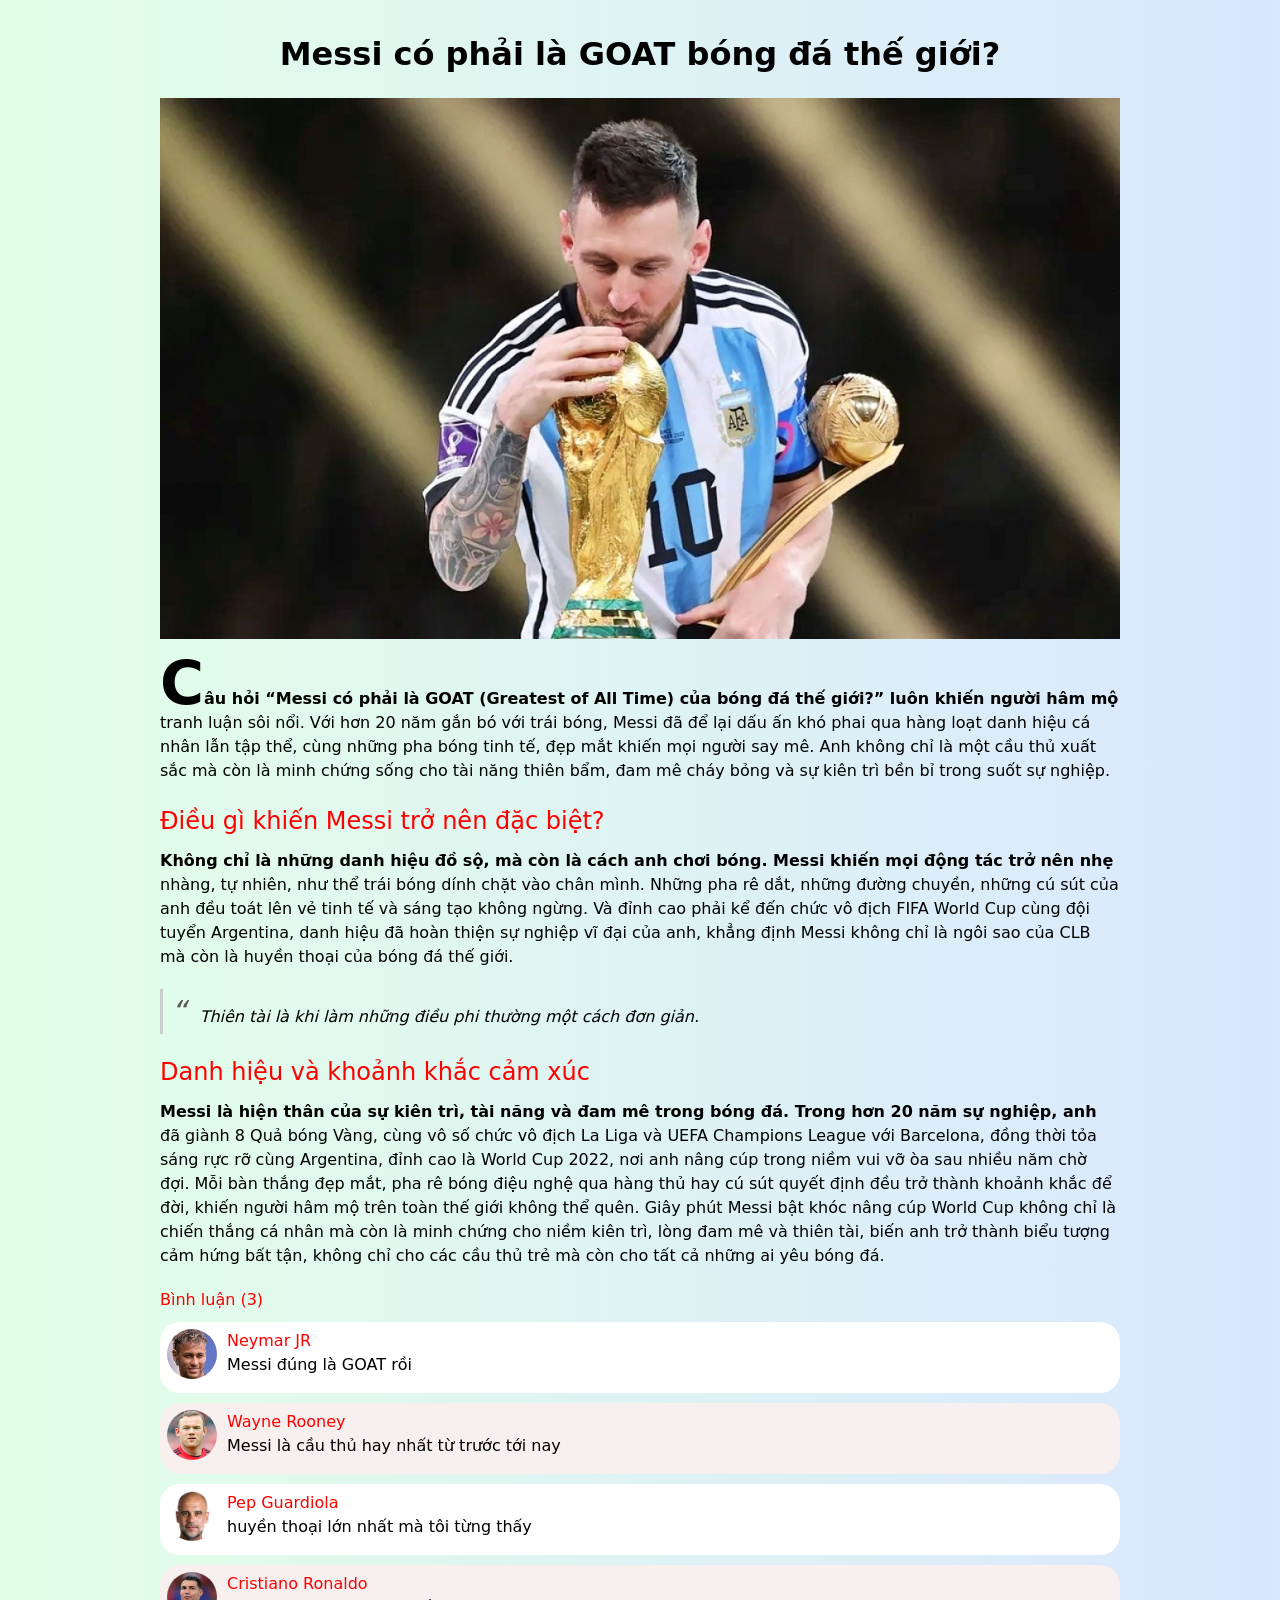
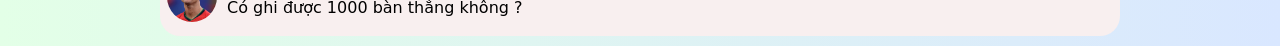
<file: blog-post.html>
<!doctype html>
<html lang="en">
  <head>
    <meta charset="UTF-8" />
    <meta name="viewport" content="width=device-width, initial-scale=1.0" />
    <link rel="stylesheet" href="./assets/css/reset.css" />
    <link rel="stylesheet" href="./assets/css/style.css" />
    <title>Blog post</title>
  </head>
  <body>
    <div id="blog-wrapper">
      <div class="blog-main">
        <h1>Messi có phải là GOAT bóng đá thế giới?</h1>
        <img src="./assets/img/Messi-World-Cup.jpg" alt="" class="img-blog" />
        <p class="blog-intro">
          Câu hỏi “Messi có phải là GOAT (Greatest of All Time) của bóng đá thế
          giới?” luôn khiến người hâm mộ tranh luận sôi nổi. Với hơn 20 năm gắn
          bó với trái bóng, Messi đã để lại dấu ấn khó phai qua hàng loạt danh
          hiệu cá nhân lẫn tập thể, cùng những pha bóng tinh tế, đẹp mắt khiến
          mọi người say mê. Anh không chỉ là một cầu thủ xuất sắc mà còn là minh
          chứng sống cho tài năng thiên bẩm, đam mê cháy bỏng và sự kiên trì bền
          bỉ trong suốt sự nghiệp.
        </p>

        <div class="blog-content">
          <h2>Điều gì khiến Messi trở nên đặc biệt?</h2>
          <p>
            Không chỉ là những danh hiệu đồ sộ, mà còn là cách anh chơi bóng.
            Messi khiến mọi động tác trở nên nhẹ nhàng, tự nhiên, như thể trái
            bóng dính chặt vào chân mình. Những pha rê dắt, những đường chuyền,
            những cú sút của anh đều toát lên vẻ tinh tế và sáng tạo không
            ngừng. Và đỉnh cao phải kể đến chức vô địch FIFA World Cup cùng đội
            tuyển Argentina, danh hiệu đã hoàn thiện sự nghiệp vĩ đại của anh,
            khẳng định Messi không chỉ là ngôi sao của CLB mà còn là huyền thoại
            của bóng đá thế giới.
          </p>
          <blockquote class="blog-blockquote">
            Thiên tài là khi làm những điều phi thường một cách đơn giản.
          </blockquote>
        </div>
        <div class="blog-content">
          <h2>Danh hiệu và khoảnh khắc cảm xúc</h2>
          <p>
            Messi là hiện thân của sự kiên trì, tài năng và đam mê trong bóng
            đá. Trong hơn 20 năm sự nghiệp, anh đã giành 8 Quả bóng Vàng, cùng
            vô số chức vô địch La Liga và UEFA Champions League với Barcelona,
            đồng thời tỏa sáng rực rỡ cùng Argentina, đỉnh cao là World Cup
            2022, nơi anh nâng cúp trong niềm vui vỡ òa sau nhiều năm chờ đợi.
            Mỗi bàn thắng đẹp mắt, pha rê bóng điệu nghệ qua hàng thủ hay cú sút
            quyết định đều trở thành khoảnh khắc để đời, khiến người hâm mộ trên
            toàn thế giới không thể quên. Giây phút Messi bật khóc nâng cúp
            World Cup không chỉ là chiến thắng cá nhân mà còn là minh chứng cho
            niềm kiên trì, lòng đam mê và thiên tài, biến anh trở thành biểu
            tượng cảm hứng bất tận, không chỉ cho các cầu thủ trẻ mà còn cho tất
            cả những ai yêu bóng đá.
          </p>
        </div>
        <div class="blog-comments">
          <h3>Bình luận (3)</h3>
          <div class="blog-comment">
            <div class="comment-avt">
              <img src="./assets/img/neymar.jpg" alt="" class="avt-blog" />
            </div>

            <div class="comment-content">
              <h4>Neymar JR</h4>
              <span>Messi đúng là GOAT rồi</span>
            </div>
          </div>

          <div class="blog-comment">
            <div class="comment-avt">
              <img src="./assets/img/rooney.jpg" alt="" class="avt-blog" />
            </div>

            <div class="comment-content">
              <h4>Wayne Rooney</h4>
              <span>Messi là cầu thủ hay nhất từ trước tới nay</span>
            </div>
          </div>

          <div class="blog-comment">
            <div class="comment-avt">
              <img src="./assets/img/pep.jpg" alt="" class="avt-blog" />
            </div>

            <div class="comment-content">
              <h4>Pep Guardiola</h4>
              <span>huyền thoại lớn nhất mà tôi từng thấy</span>
            </div>
          </div>

          <div class="blog-comment">
            <div class="comment-avt">
              <img src="./assets/img/ronaldo.jpg" alt="" class="avt-blog" />
            </div>

            <div class="comment-content">
              <h4>Cristiano Ronaldo</h4>
              <span>Có ghi được 1000 bàn thắng không ?</span>
            </div>
          </div>
        </div>
      </div>

      <h2></h2>
    </div>
  </body>
</html>
</file>
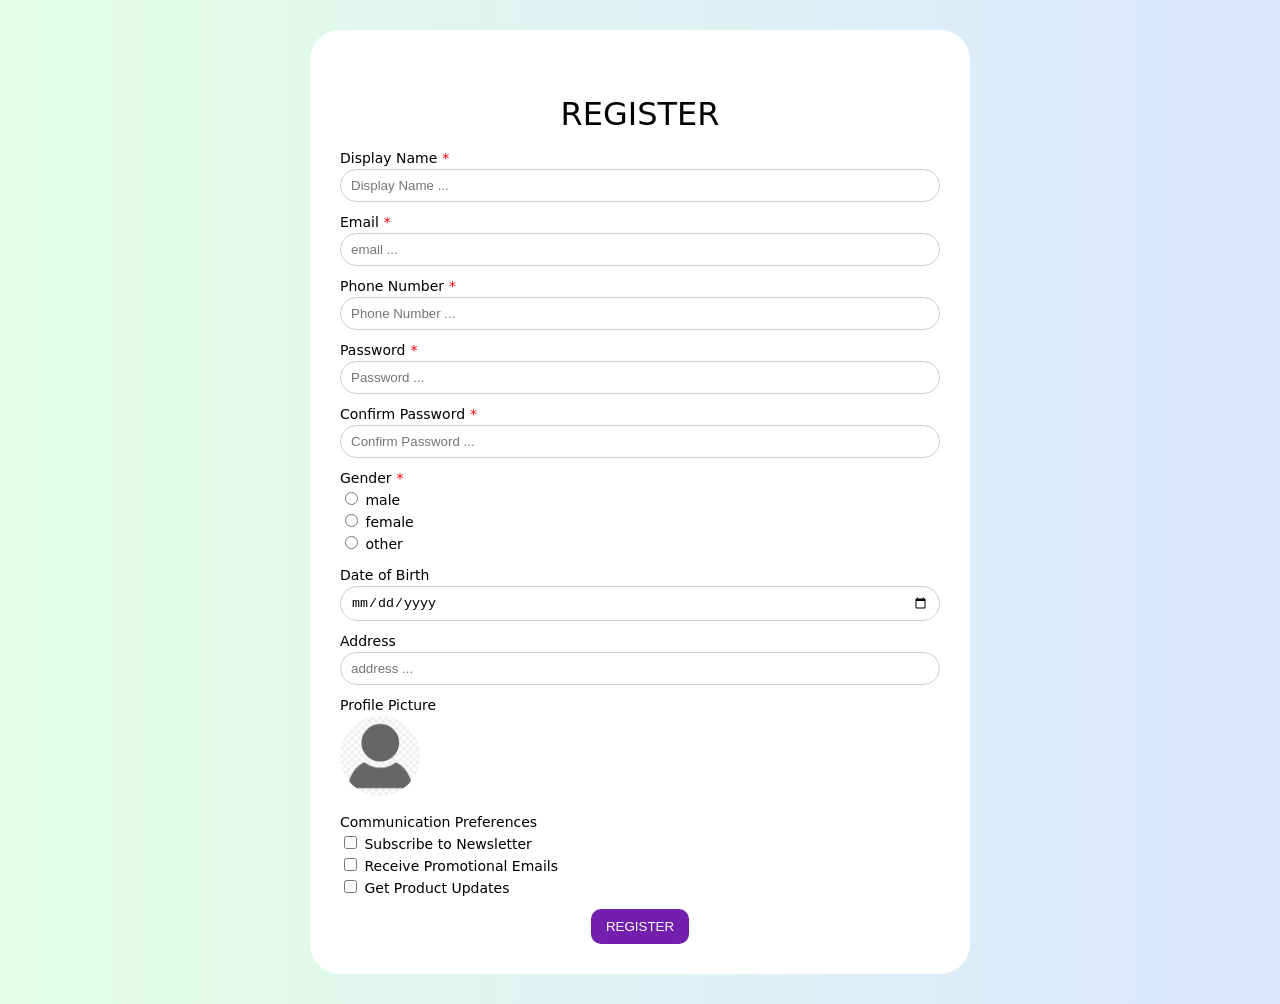
<file: form-interactive.html>
<!doctype html>
<html lang="en">
  <head>
    <meta charset="UTF-8" />
    <meta name="viewport" content="width=device-width, initial-scale=1.0" />
    <title>REGISTER</title>
    <link rel="stylesheet" href="./assets/css/reset.css" />
    <link rel="stylesheet" href="./assets/css/style.css" />
  </head>
  <body>
    <form action="" class="form" autocomplete="off">
      <h1>REGISTER</h1>
      <div class="group-form">
        <label for="displayName" class="required">Display Name</label>
        <input
          type="text"
          name="displayName"
          id="displayName"
          placeholder="Display Name ..."
          spellcheck="false"
          required
        />
      </div>

      <div class="group-form">
        <label for="email" class="required">Email</label>
        <input
          type="email"
          name="email"
          id="email"
          placeholder="email ..."
          spellcheck="false"
          required
        />
      </div>

      <div class="group-form">
        <label for="phoneNumber" class="required">Phone Number</label>
        <input
          type="tel"
          name="phoneNumber"
          id="phoneNumber"
          placeholder="Phone Number ..."
          spellcheck="false"
          pattern="[0-9]{10}"
          required
        />
      </div>

      <div class="group-form">
        <label for="password" class="required">Password</label>
        <input
          type="password"
          name="password"
          id="password"
          placeholder="Password ..."
          minlength="6"
          required
        />
      </div>

      <div class="group-form">
        <label for="confirmPassword" class="required">Confirm Password</label>
        <input
          type="password"
          name="confirmPassword"
          id="confirmPassword"
          placeholder="Confirm Password ..."
          minlength="6"
          required
        />
      </div>

      <div class="group-form">
        <label class="required">Gender</label>
        <label>
          <input type="radio" name="gender" id="male" required />
          male
        </label>
        <label>
          <input type="radio" name="gender" id="female" required />
          female
        </label>
        <label>
          <input type="radio" name="gender" id="other" required />
          other
        </label>
      </div>

      <div class="group-form">
        <label for="dateOfBirth">Date of Birth</label>
        <input
          type="date"
          name="dateOfBirth"
          id="dateOfBirth"
          placeholder="Date of Birth ..."
        />
      </div>

      <div class="group-form">
        <label for="address">Address</label>
        <input
          type="text"
          name="address"
          id="address"
          placeholder="address ..."
          spellcheck="false"
        />
      </div>

      <div class="group-form">
        <label for="profilePicture">Profile Picture</label>
        <label for="profilePicture">
          <img class="img-form" src="./assets/img/avt.png" alt="avatar" />
        </label>

        <input
          type="file"
          name="profilePicture"
          id="profilePicture"
          accept="image/*"
          hidden
        />
      </div>

      <div class="group-form">
        <label>Communication Preferences </label>
        <label>
          <input type="checkbox" id="male" />
          Subscribe to Newsletter
        </label>
        <label>
          <input type="checkbox" id="female" />
          Receive Promotional Emails
        </label>
        <label>
          <input type="checkbox" id="other" />
          Get Product Updates
        </label>
      </div>

      <div class="btn">
        <button>REGISTER</button>
      </div>
    </form>
  </body>
</html>
</file>
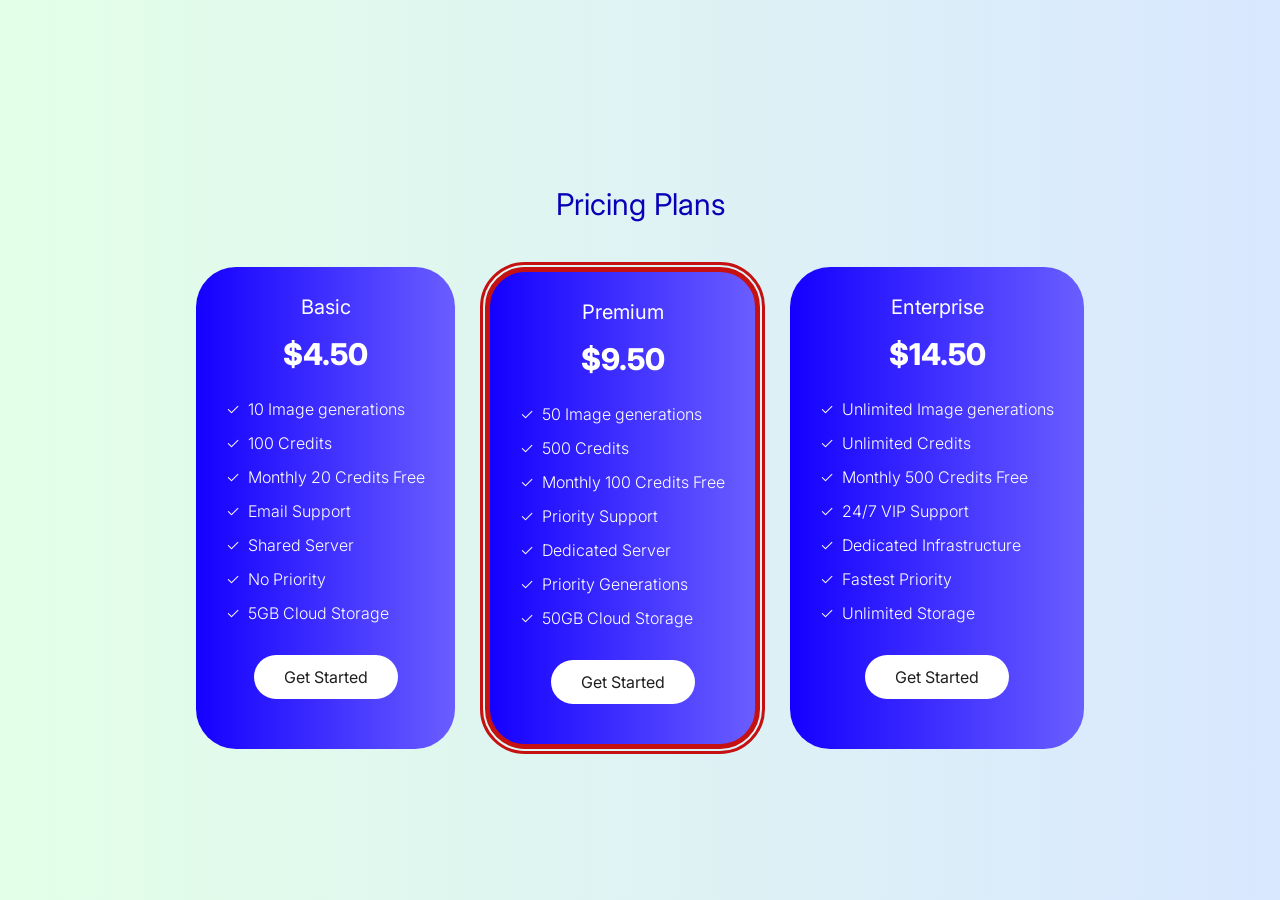
<file: pricing-table.html>
<!doctype html>
<html lang="en">
  <head>
    <meta charset="UTF-8" />
    <meta name="viewport" content="width=device-width, initial-scale=1.0" />
    <link rel="stylesheet" href="./assets/css/reset.css" />
    <link rel="preconnect" href="https://fonts.googleapis.com" />
    <link rel="preconnect" href="https://fonts.gstatic.com" crossorigin />
    <link
      href="https://fonts.googleapis.com/css2?family=Inter:ital,opsz,wght@0,14..32,100..900;1,14..32,100..900&display=swap"
      rel="stylesheet"
    />
    <link rel="stylesheet" href="./assets/css/style.css" />
    <title>Pricing Table</title>
  </head>
  <body>
    <div class="pricing-wrapper">
      <h1>Pricing Plans</h1>
      <ul class="pricing-list">
        <li class="pricing-item">
          <h2 class="pricing-title">Basic</h2>
          <span class="pricing-price">$4.50</span>
          <ul class="pricing-features">
            <li>10 Image generations</li>
            <li>100 Credits</li>
            <li>Monthly 20 Credits Free</li>
            <li>Email Support</li>
            <li>Shared Server</li>
            <li>No Priority</li>
            <li>5GB Cloud Storage</li>
          </ul>
          <a href="#!" class="btn-pricing">Get Started</a>
        </li>

        <li class="pricing-item">
          <h2 class="pricing-title">Premium</h2>
          <span class="pricing-price">$9.50</span>
          <ul class="pricing-features">
            <li>50 Image generations</li>
            <li>500 Credits</li>
            <li>Monthly 100 Credits Free</li>
            <li>Priority Support</li>
            <li>Dedicated Server</li>
            <li>Priority Generations</li>
            <li>50GB Cloud Storage</li>
          </ul>
          <a href="#!" class="btn-pricing">Get Started</a>
        </li>

        <li class="pricing-item">
          <h2 class="pricing-title">Enterprise</h2>
          <span class="pricing-price">$14.50</span>
          <ul class="pricing-features">
            <li>Unlimited Image generations</li>
            <li>Unlimited Credits</li>
            <li>Monthly 500 Credits Free</li>
            <li>24/7 VIP Support</li>
            <li>Dedicated Infrastructure</li>
            <li>Fastest Priority</li>
            <li>Unlimited Storage</li>
          </ul>
          <a href="#!" class="btn-pricing">Get Started</a>
        </li>
      </ul>
    </div>
  </body>
</html>
</file>
<file: assets/css/style.css>
html {
  font-size: 62.5%;
}
body {
  font-family:
    system-ui,
    -apple-system,
    BlinkMacSystemFont,
    "Segoe UI",
    Roboto,
    Oxygen,
    Ubuntu,
    Cantarell,
    "Open Sans",
    "Helvetica Neue",
    sans-serif;
  background-image: linear-gradient(90deg, #e3ffe7 0%, #d9e7ff 100%);
  box-sizing: border-box;
  font-size: 14px;
  line-height: 1.5;
}
a {
  text-decoration: none;
}
.exercise-wrapper {
  background-color: aqua;
}
h1 {
  font-size: 3rem;
  text-align: center;
  padding-top: 30px;
}
ul.exercise-menu {
  height: calc(100vh - 60px);
  display: flex;
  justify-content: center;
  align-items: center;
}

ul.exercise-menu li a {
  display: flex;
  flex-direction: column;
  align-items: center;
  justify-content: space-around;
  width: 250px;
  height: 400px;
  margin: 10px;
  font-weight: 600;
  font-size: 2.4rem;
  text-decoration: none;
  color: #000000;
  border-radius: 30px;
  background: #b2ffff;

  box-shadow: 9px 7px 28px -4px rgba(0, 0, 0, 0.86);
  -webkit-box-shadow: 9px 7px 28px -4px rgba(0, 0, 0, 0.86);
  -moz-box-shadow: 9px 7px 28px -4px rgba(0, 0, 0, 0.86);
}
a button {
  display: inline-block;
  font-size: 1.4rem;
  font-weight: 600;
  color: #6c757d;
  background-color: #f1f3f5;
  padding: 10px 20px;
  border-radius: 30px;
  border: none;
}

a:hover button {
  color: #fff;
  background-image: linear-gradient(90deg, #0700b8 0%, #00ff88 100%);
}

/* ======================================== */
.menu-container {
  background-image: linear-gradient(90deg, #e3ffe7 0%, #d9e7ff 100%);
  height: 100vh;
}

.menu-header .menu {
  background-color: #0700b8;
  display: flex;
  justify-content: center;
}

/* cach 1 */
.menu li {
  border-left: 2px solid rgba(255, 255, 255, 0.3);
}

.menu li:first-child {
  border: none;
}

/* Cach 2 */
/* .menu li {
    display: flex;
}

.menu li:not(:last-child)::after {
    content: "";
    width: 1px;
    height: 84px;
    background: #000;
    display: inline-block;
} */

.menu a {
  color: #fff;
  text-decoration: none;
  display: inline-block;
  padding: 30px 30px;
  font-size: 1.6rem;
  text-align: center;
}

.menu a:hover {
  background: #fff;
  color: black;
}

.menu a:active {
  background-color: #ccc;
  color: #4a608d;
}

.menu a::before {
  content: "\25B6";
  display: inline-block;
  margin-right: 10px;
}

/* =====================form====================== */

.form {
  max-width: 600px;
  margin: 30px auto;
  background-color: #fff;
  padding: 30px;
  border-radius: 30px;
}

.form h1 {
  text-align: center;
  font-size: 3.2rem;
  margin-bottom: 10px;
}

.group-form {
  display: flex;
  flex-direction: column;
  margin-bottom: 10px;
}
.group-form input {
  padding: 8px 10px;
  border-radius: 999px;
  border: 1px solid #ccc;
  outline: none;
}

.img-form {
  width: 80px;
  height: 80px;
  border-radius: 50%;
}

.btn {
  display: flex;
  justify-content: center;
}

.btn button {
  padding: 10px 15px;
  background-color: #741ead;
  color: #fff;
  border: none;
  border-radius: 10px;
}

.btn button:hover {
  background-color: #9f41dd;
}

.btn button:active {
  background-color: #bf93ec;
}

.form input:focus {
  border: 2px solid rgba(68, 38, 201, 0.54);
  box-shadow: 6px 6px 15px -4px rgba(68, 38, 201, 0.54);
  -webkit-box-shadow: 6px 6px 15px -4px rgba(68, 38, 201, 0.54);
  -moz-box-shadow: 6px 6px 15px -4px rgba(68, 38, 201, 0.54);
}

.form input:invalid:not(:placeholder-shown) {
  border: 2px solid red;
}

.form:focus-within {
  border: 2px solid rgba(68, 38, 201, 0.54);
  box-shadow: 6px 6px 15px -4px rgba(68, 38, 201, 0.54);
  -webkit-box-shadow: 6px 6px 15px -4px rgba(68, 38, 201, 0.54);
  -moz-box-shadow: 6px 6px 15px -4px rgba(68, 38, 201, 0.54);
}

label.required::after {
  content: "*";
  color: red;
  display: inline-block;
  margin-left: 5px;
}

/* ===================================== */
.pricing-wrapper {
  font-family: "Inter", sans-serif;
  display: flex;
  flex-direction: column;
  align-items: center;
  height: 100vh;
  justify-content: center;
}
.pricing-wrapper h1 {
  margin-bottom: 40px;
  color: #0700b8;
}
.pricing-list {
  display: flex;
  justify-content: space-between;
  gap: 30px;
}

.pricing-item {
  display: flex;
  flex-direction: column;
  align-items: center;
  background-image: linear-gradient(90deg, #1400ff, #6a5eff);
  padding: 25px 30px 40px;
  color: #ffffff;
  border-radius: 40px;
}

.pricing-list .pricing-item:nth-child(2) {
  border: 5px solid #c51111;
  outline: 3px solid #c51111;
  outline-offset: 2px;
}

.pricing-item:hover {
  box-shadow: 1px 0px 18px 9px rgba(0, 0, 0, 0.63);
  -webkit-box-shadow: 1px 0px 18px 9px rgba(0, 0, 0, 0.63);
  -moz-box-shadow: 1px 0px 18px 9px rgba(0, 0, 0, 0.63);
}

.pricing-item .pricing-title {
  font-size: 2rem;
  color: #ffffff;
  margin-bottom: 10px;
}

.pricing-price {
  font-size: 3rem;
  font-weight: 800;
  color: #ffffff;
  display: block;
}

.pricing-features {
  display: flex;
  flex-direction: column;
  gap: 10px;
  font-size: 1.6rem;
  font-weight: 300;
  margin: 20px 0 30px;
}

.pricing-features li::before {
  content: "✓";
  color: #fff;
  margin-right: 8px;
}

.btn-pricing {
  display: block;
  color: #1f1f1f;
  padding: 10px 30px;
  background-color: #ffffff;
  border-radius: 999px;
  font-size: 1.6rem;
}

/* =====================================blog-post============================================= */
::selection {
  background-color: #859dee;
  color: #fff;
}

#blog-wrapper {
  width: 960px;
  margin: 0 auto;
}

.blog-main h1 {
  font-size: 3.2rem;
  font-weight: 600;
  margin-bottom: 20px;
}

.img-blog {
  width: 100%;
  display: block;
  margin-bottom: 20px;
}

.blog-main .blog-intro::first-letter {
  font-size: 6rem;
  font-weight: 600;
  display: inline-block;
  line-height: 0.8;
}

.blog-main :is(h1, h2, h3, h4, h5, h6):not(h1) {
  color: red;
}

.blog-main h2 {
  font-size: 2.4rem;
  margin-bottom: 10px;
}

.blog-intro {
  margin-bottom: 20px;
}
.blog-blockquote {
  border-left: 3px solid #ccc;
  margin: 20px 0;
  font-style: italic;
  font-size: 1.6rem;
}
.blog-blockquote::before {
  content: "“";
  font-size: 3rem;
  color: #555;
  margin: 0 8px;
}

.blog-main p {
  font-size: 1.6rem;
}
.blog-main p::first-line {
  font-weight: 700;
}

.blog-content {
  margin-bottom: 20px;
}
.blog-comment {
  display: flex;
  padding: 7px;
  background-color: #fff;
  margin-bottom: 10px;
  border-radius: 20px;
  font-size: 1.6rem;
}

.avt-blog {
  width: 50px;
  height: 50px;
  border-radius: 50%;
  object-fit: cover;
  margin-right: 10px;
}

.blog-comments h3 {
  margin-bottom: 10px;
  font-size: 1.6rem;
}

.blog-comments .blog-comment:hover {
  background-color: #fce3e3;
}

.blog-comment:nth-of-type(2n) {
  background-color: #f8efef;
}
</file>
